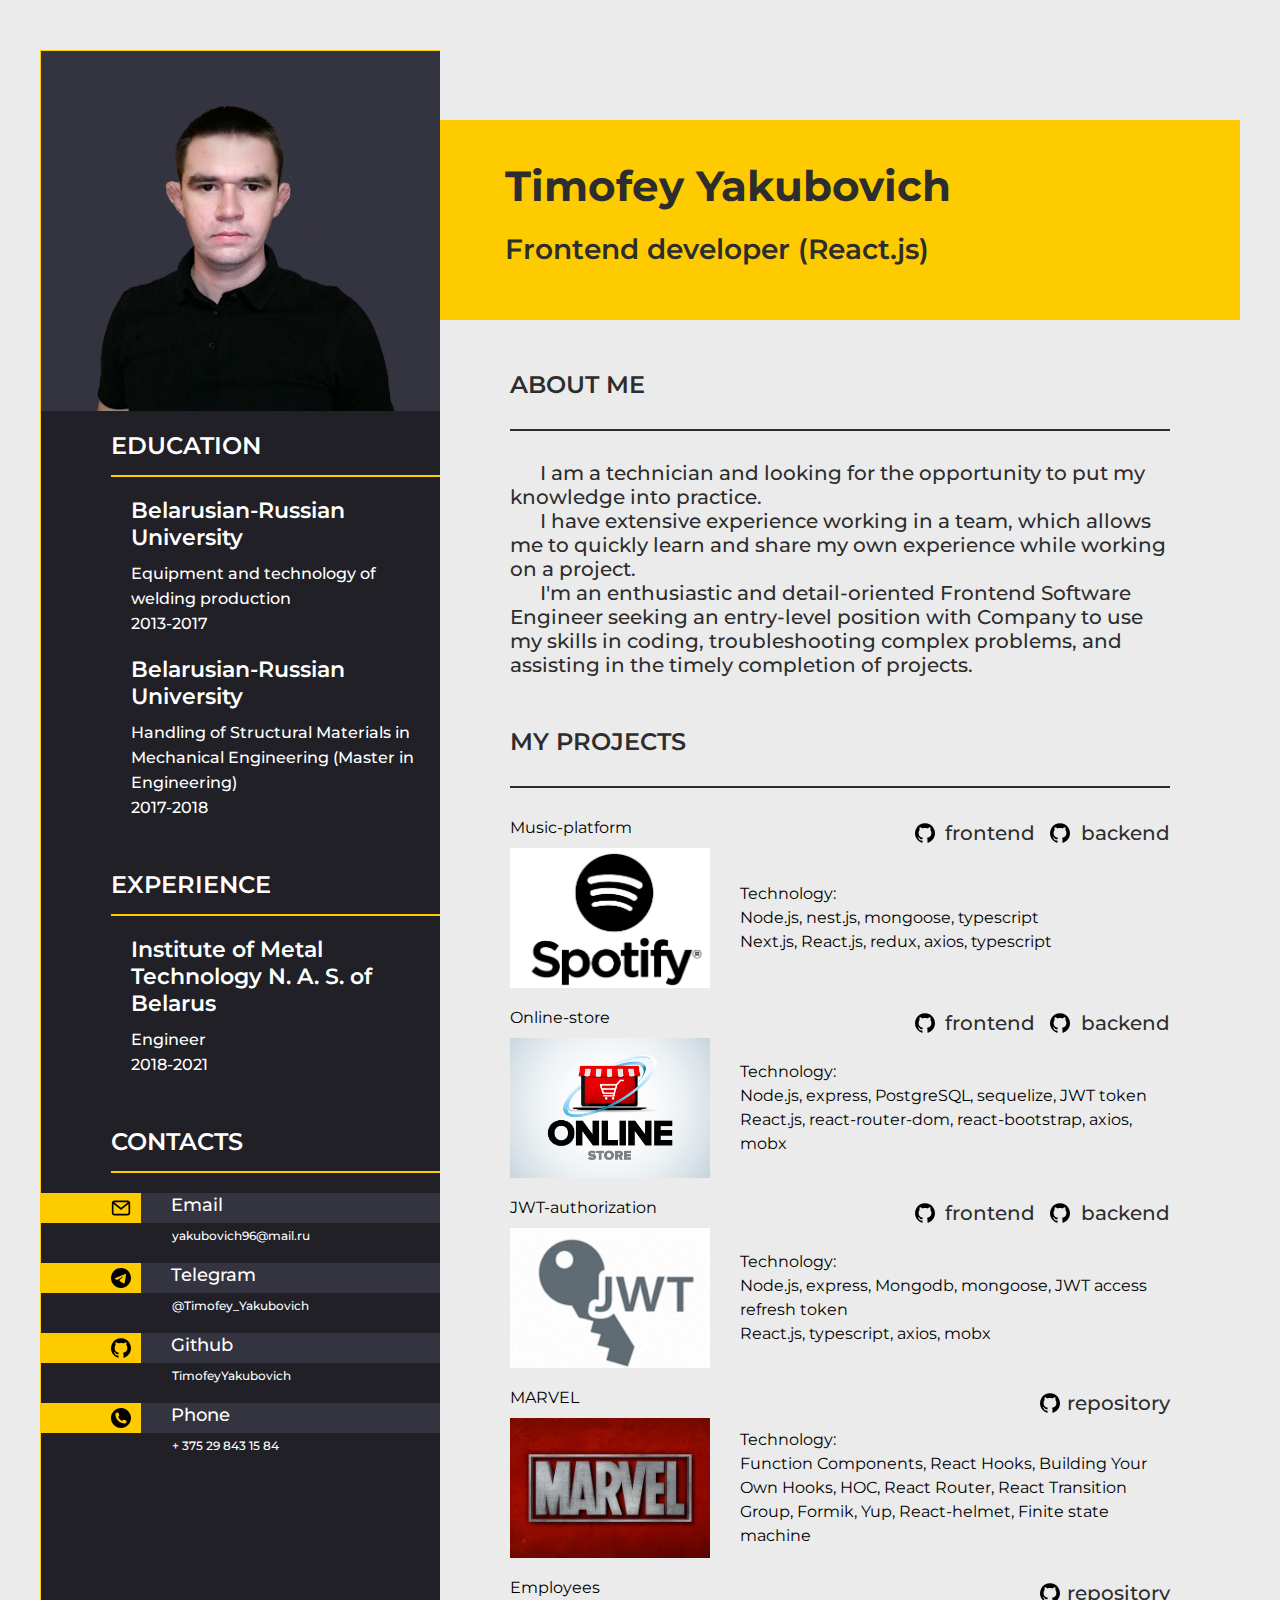
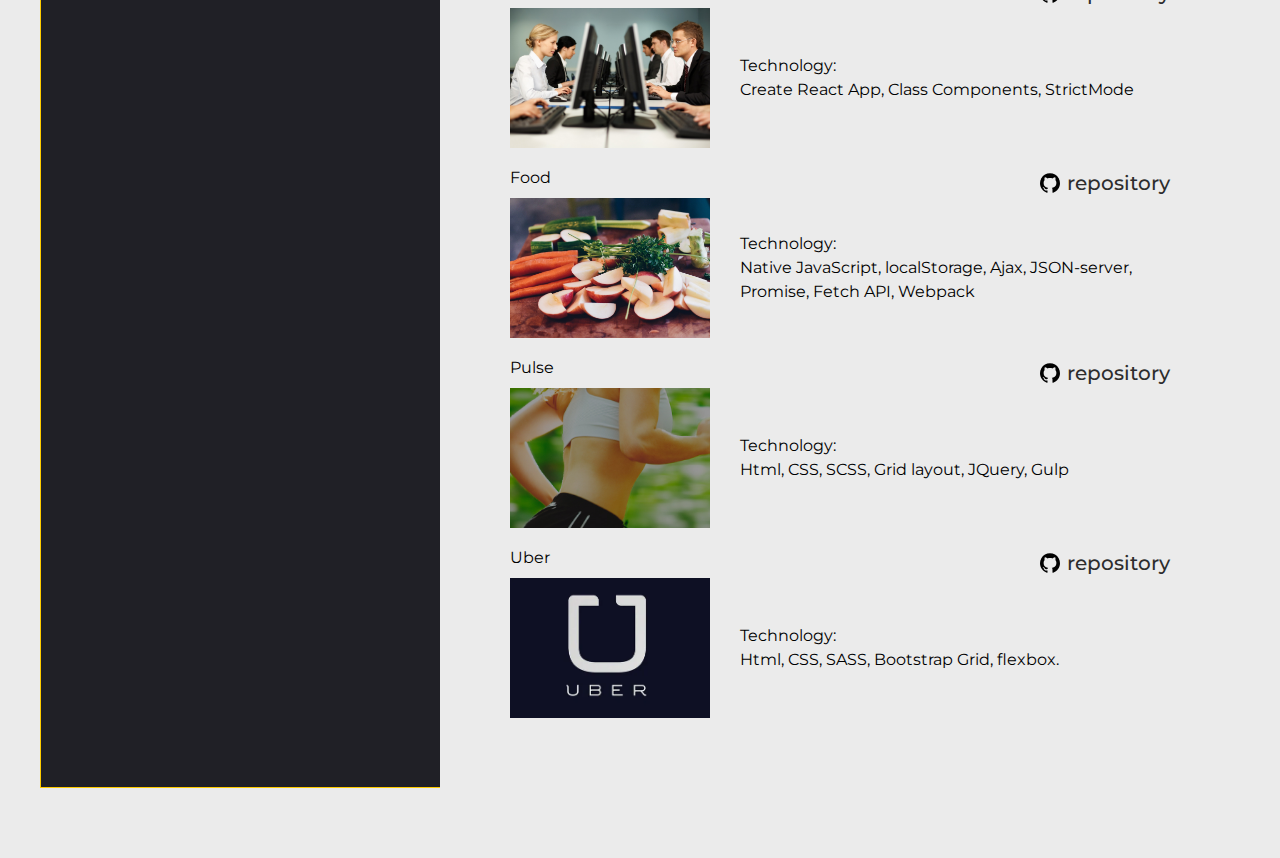
<file: resume/index.html>
<!DOCTYPE html>
<html lang="en">
<head>
    <meta charset="UTF-8">
    <meta http-equiv="X-UA-Compatible" content="IE=edge">
    <meta name="viewport" content="width=device-width, initial-scale=1.0">
    <title>CV Timofey Yakubovich</title>
    <link rel="stylesheet" href="css/style.min.css">
</head>
<body>
    <header>
        <div class="shell">
            <div class="container">
                <div class="info">
                    <div class="info__photo">
                        <img src="img/photo.png" alt="">
                    </div>
                    <div class="info__descr">
                        <div class="info__descr-items">
                            <div class="title">education</div>
                            <div class="info__descr-divider"></div>
                            <div class="info__descr-item">
                                <div class="info__descr-subtitle">Belarusian-Russian University</div>
                                <div class="info__descr-paragraph">Equipment and technology of welding production <br> 2013-2017</div>
                            </div>
                            <div class="info__descr-item">
                                <div class="info__descr-subtitle">Belarusian-Russian University</div>
                                <div class="info__descr-paragraph">Handling of Structural Materials in Mechanical Engineering (Master in Engineering) <br> 2017-2018</div>
                            </div>
                        </div>
                        <div class="info__descr-items">
                            <div class="title">Experience</div>
                            <div class="info__descr-divider"></div>
                            <div class="info__descr-item">
                                <div class="info__descr-subtitle">Institute of Metal Technology N. A. S. of Belarus</div>
                                <div class="info__descr-paragraph">Engineer <br> 2018-2021</div>
                            </div>
                        </div>
                        <div class="info__descr-contacts">
                            <div class="title">contacts</div>
                            <div class="info__descr-divider"></div>
                            <div class="info__descr-contact">
                                <div class="info__descr-linck">
                                    <img src="img/icons/mail_icon.svg" alt="Email">
                                </div>
                                <div class="info__descr-value">Email</div>
                            </div>
                            <span>yakubovich96@mail.ru</span>
                            <div class="info__descr-contact">
                                <div class="info__descr-linck">
                                    <a href="https://t.me/Timofey_Yakubovich"><img src="img/icons/telegram_icon.svg" alt="Telegram"></a>
                                </div>
                                <div class="info__descr-value">Telegram</div>
                            </div>
                            <span>@Timofey_Yakubovich</span>
                            <div class="info__descr-contact">
                                <div class="info__descr-linck">
                                    <a href="https://github.com/TimofeyYakubovich"><img src="img/icons/github-icon.svg" alt="Github"></a>
                                </div>
                                <div class="info__descr-value">Github</div>
                            </div>
                            <span>TimofeyYakubovich</span>
                            <div class="info__descr-contact">
                                <div class="info__descr-linck">
                                    <a href="tel:+375298431584"><img src="img/icons/phone-icon.svg" alt="Phone"></a>
                                </div>
                                <div class="info__descr-value">Phone</div>
                            </div>
                            <span>+ 375 29 843 15 84</span>
                        </div>
                    </div>
                </div>
                <div class="about">
                    <div class="mobile">
                        <div class="info__photo-mobile">
                            <img src="img/photo.png" alt="">
                        </div>
                    </div>
                    <div class="about__header">
                        <div class="about__header-name">Timofey Yakubovich</div>
                        <div class="about__header-professional">Frontend developer (React.js)</div>
                    </div>
                    <div class="about__aboutMe">
                        <div class="title">about me</div>
                        <div class="about__divider"></div>
                        <div class="about__aboutMe-text">
                            <p>
                                I am a technician and looking for the opportunity to put my knowledge into practice.
                            </p>
                            <p>
                                I have extensive experience working in a team, which allows me to quickly learn and share my own experience while working on a project.
                            </p>
                            <p>
                                I'm an enthusiastic and detail-oriented Frontend Software Engineer seeking an entry-level position with Company to use my skills in coding, troubleshooting complex problems, and assisting in the timely completion of projects.
                            </p>
                            
                        </div>
                    </div>
                    <div class="about__experience">
                        <div class="title">My projects</div>
                        <div class="about__divider"></div>
                        <div class="about__experience-wrapper">
                            <div class="about__experience-projects">
                                <div class="about__experience-titwrapp">
                                    <div class="about__experience-name">Music-platform</div>
                                    <div class="about__experience-wrapLinck">
                                        <a href="https://github.com/TimofeyYakubovich/music-platform-client" class="about__experience-gitlinck">
                                            <img src="img/icons/github-icon.svg" alt="Github">
                                            <span>frontend</span>
                                        </a>
                                        <a href="https://github.com/TimofeyYakubovich/music-platform-server" class="about__experience-gitlinck">
                                            <img src="img/icons/github-icon.svg" alt="Github">
                                            <span>backend</span>
                                        </a>
                                    </div>
                                </div>
                                <div class="about__experience-project">
                                    <a href="https://music-platform-client.vercel.app/" class="about__experience-linck">
                                        <picture><img class="about__experience-img" src="img/music-platform.jpg" alt="store"></picture>
                                    </a>
                                    <div class="about__experience-technology">
                                        <span>Technology: <br> Node.js, nest.js, mongoose, typescript <br> 
                                        Next.js, React.js, redux, axios, typescript
                                        </span>
                                    </div>
                                </div>
                            </div>
                            <div class="about__experience-projects">
                                <div class="about__experience-titwrapp">
                                    <div class="about__experience-name">Online-store</div>
                                    <div class="about__experience-wrapLinck">
                                        <a href="https://github.com/TimofeyYakubovich/online-store-client" class="about__experience-gitlinck">
                                            <img src="img/icons/github-icon.svg" alt="Github">
                                            <span>frontend</span>
                                        </a>
                                        <a href="https://github.com/TimofeyYakubovich/online-store-server" class="about__experience-gitlinck">
                                            <img src="img/icons/github-icon.svg" alt="Github">
                                            <span>backend</span>
                                        </a>
                                    </div>
                                </div>
                                <div class="about__experience-project">
                                    <a href="https://online-store-client.onrender.com/" class="about__experience-linck">
                                        <picture><img class="about__experience-img" src="img/online-marketing.jpg" alt="store"></picture>
                                    </a>
                                    <div class="about__experience-technology">
                                        <span>Technology: <br> Node.js, express, PostgreSQL, sequelize, JWT token <br> 
                                        React.js, react-router-dom, react-bootstrap, axios, mobx
                                        </span>
                                    </div>
                                </div>
                            </div>
                            <div class="about__experience-projects">
                                <div class="about__experience-titwrapp">
                                    <div class="about__experience-name">JWT-authorization</div>
                                    <div class="about__experience-wrapLinck">
                                        <a href="https://github.com/TimofeyYakubovich/jwt-authorization-client" class="about__experience-gitlinck">
                                            <img src="img/icons/github-icon.svg" alt="Github">
                                            <span>frontend</span>
                                        </a>
                                        <a href="https://github.com/TimofeyYakubovich/jwt-authorization-server" class="about__experience-gitlinck">
                                            <img src="img/icons/github-icon.svg" alt="Github">
                                            <span>backend</span>
                                        </a>
                                    </div>
                                </div>
                                <div class="about__experience-project">
                                    <a href="https://jwt-authorization-client.vercel.app/" class="about__experience-linck">
                                        <picture><img class="about__experience-img" src="img/dataURI.jpg" alt="store"></picture>
                                    </a>
                                    <div class="about__experience-technology">
                                        <span>Technology: <br> Node.js, express, Mongodb, mongoose, JWT access refresh token <br> 
                                        React.js, typescript, axios, mobx
                                        </span>
                                    </div>
                                </div>
                            </div>
                            <div class="about__experience-projects">
                                <div class="about__experience-titwrapp">
                                    <div class="about__experience-name">MARVEL</div>
                                    <a href="https://github.com/TimofeyYakubovich/Udemy-JavaScript__Marvel" class="about__experience-gitlinck">
                                        <img src="img/icons/github-icon.svg" alt="Github">
                                        <span>repository</span>
                                    </a>
                                </div>
                                <div class="about__experience-project">
                                    <a href="https://voluble-speculoos-a217e7.netlify.app/" class="about__experience-linck">
                                        <picture><img class="about__experience-img" src="img/marvel.webp" alt="marvel"></picture>
                                    </a>
                                    <div class="about__experience-technology">
                                        <span>Technology: <br> Function Components, React Hooks, Building Your Own Hooks, HOC, React Router, React Transition Group, Formik, Yup, React-helmet, Finite state machine</span>
                                    </div>
                                </div>
                            </div>
                            <div class="about__experience-projects">
                                <div class="about__experience-titwrapp">
                                    <div class="about__experience-name">Employees</div>
                                    <a href="https://github.com/TimofeyYakubovich/Employees" class="about__experience-gitlinck">
                                        <img src="img/icons/github-icon.svg" alt="Github">
                                        <span>repository</span>
                                    </a>
                                </div>
                                <div class="about__experience-project">
                                    <a href="https://lambent-toffee-dceb51.netlify.app/" class="about__experience-linck">
                                        <picture><img class="about__experience-img" src="img/Employees.jpg" alt="marvel"></picture>
                                    </a>
                                    <div class="about__experience-technology"><span>Technology: <br> Create React App, Class Components, StrictMode</span>
                                    </div>
                                </div>
                            </div>
                            <div class="about__experience-projects">
                                <div class="about__experience-titwrapp">
                                    <div class="about__experience-name">Food</div>
                                    <a href="https://github.com/TimofeyYakubovich/Food" class="about__experience-gitlinck">
                                        <img src="img/icons/github-icon.svg" alt="Github">
                                        <span>repository</span>
                                    </a>
                                </div>
                                <div class="about__experience-project">
                                    <a href="https://timofeyyakubovich.github.io/Food/" class="about__experience-linck">
                                        <picture><img class="about__experience-img" src="img/food.jpg" alt="marvel"></picture>
                                    </a>
                                    <div class="about__experience-technology"><span>Technology: <br> Native JavaScript, localStorage, Ajax, JSON-server, Promise, Fetch API, Webpack</span>
                                    </div>
                                </div>
                            </div>
                            <div class="about__experience-projects">
                                <div class="about__experience-titwrapp">
                                    <div class="about__experience-name">Pulse</div>
                                    <a href="https://github.com/TimofeyYakubovich/Pulse" class="about__experience-gitlinck">
                                        <img src="img/icons/github-icon.svg" alt="Github">
                                        <span>repository</span>
                                    </a>
                                </div>
                                <div class="about__experience-project">
                                    <a href="https://timofeyyakubovich.github.io/pulse/" class="about__experience-linck">
                                        <picture><img class="about__experience-img" src="img/pulse.jpg" alt="marvel"></picture>
                                    </a>
                                    <div class="about__experience-technology"><span>Technology: <br> Html, CSS, SCSS, Grid layout, JQuery, Gulp</span>
                                    </div>
                                </div>
                            </div>
                            <div class="about__experience-projects">
                                <div class="about__experience-titwrapp">
                                    <div class="about__experience-name">Uber</div>
                                    <a href="https://github.com/TimofeyYakubovich/TimofeyYakubovich.github.io" class="about__experience-gitlinck">
                                        <img src="img/icons/github-icon.svg" alt="Github">
                                        <span>repository</span>
                                    </a>
                                </div>
                                <div class="about__experience-project">
                                    <a href="https://timofeyyakubovich.github.io/" class="about__experience-linck">
                                        <picture><img class="about__experience-img" src="img/Uber.webp" alt="marvel"></picture>
                                    </a>
                                    <div class="about__experience-technology"><span>Technology: <br> Html, CSS, SASS, Bootstrap Grid, flexbox.</span>
                                    </div>
                                </div>
                            </div>
                        </div>
                    </div>
                </div>
            </div>
            <!-- <div class="container">
                <div class="about">
                    <div class="about__photo">
                        <img src="https://sun9-west.userapi.com/sun9-62/s/v1/ig2/MqU2FjwSCYGqx69Nnzzk6VeWTQw04RgGbYKhO4JcSqTlZWWEEFFLxpYszAhZO6C9A7v9lg_Bht4XJcPeCNKd0jqJ.jpg?size=607x1080&quality=95&type=album" alt="photo" class="about__photo-img">
                    </div>
                    <div class="about__descr">
                        <div class="about__descr-wrapper">
                            <div class="about__descr
                            ">Якубович Тимофей</div>
                            <div class="developer">Frontend developer (React)</div>
                        </div>
                    </div>
        
                </div>
            </div> -->
        </div>
    </header>
</body>
</html>
</file>
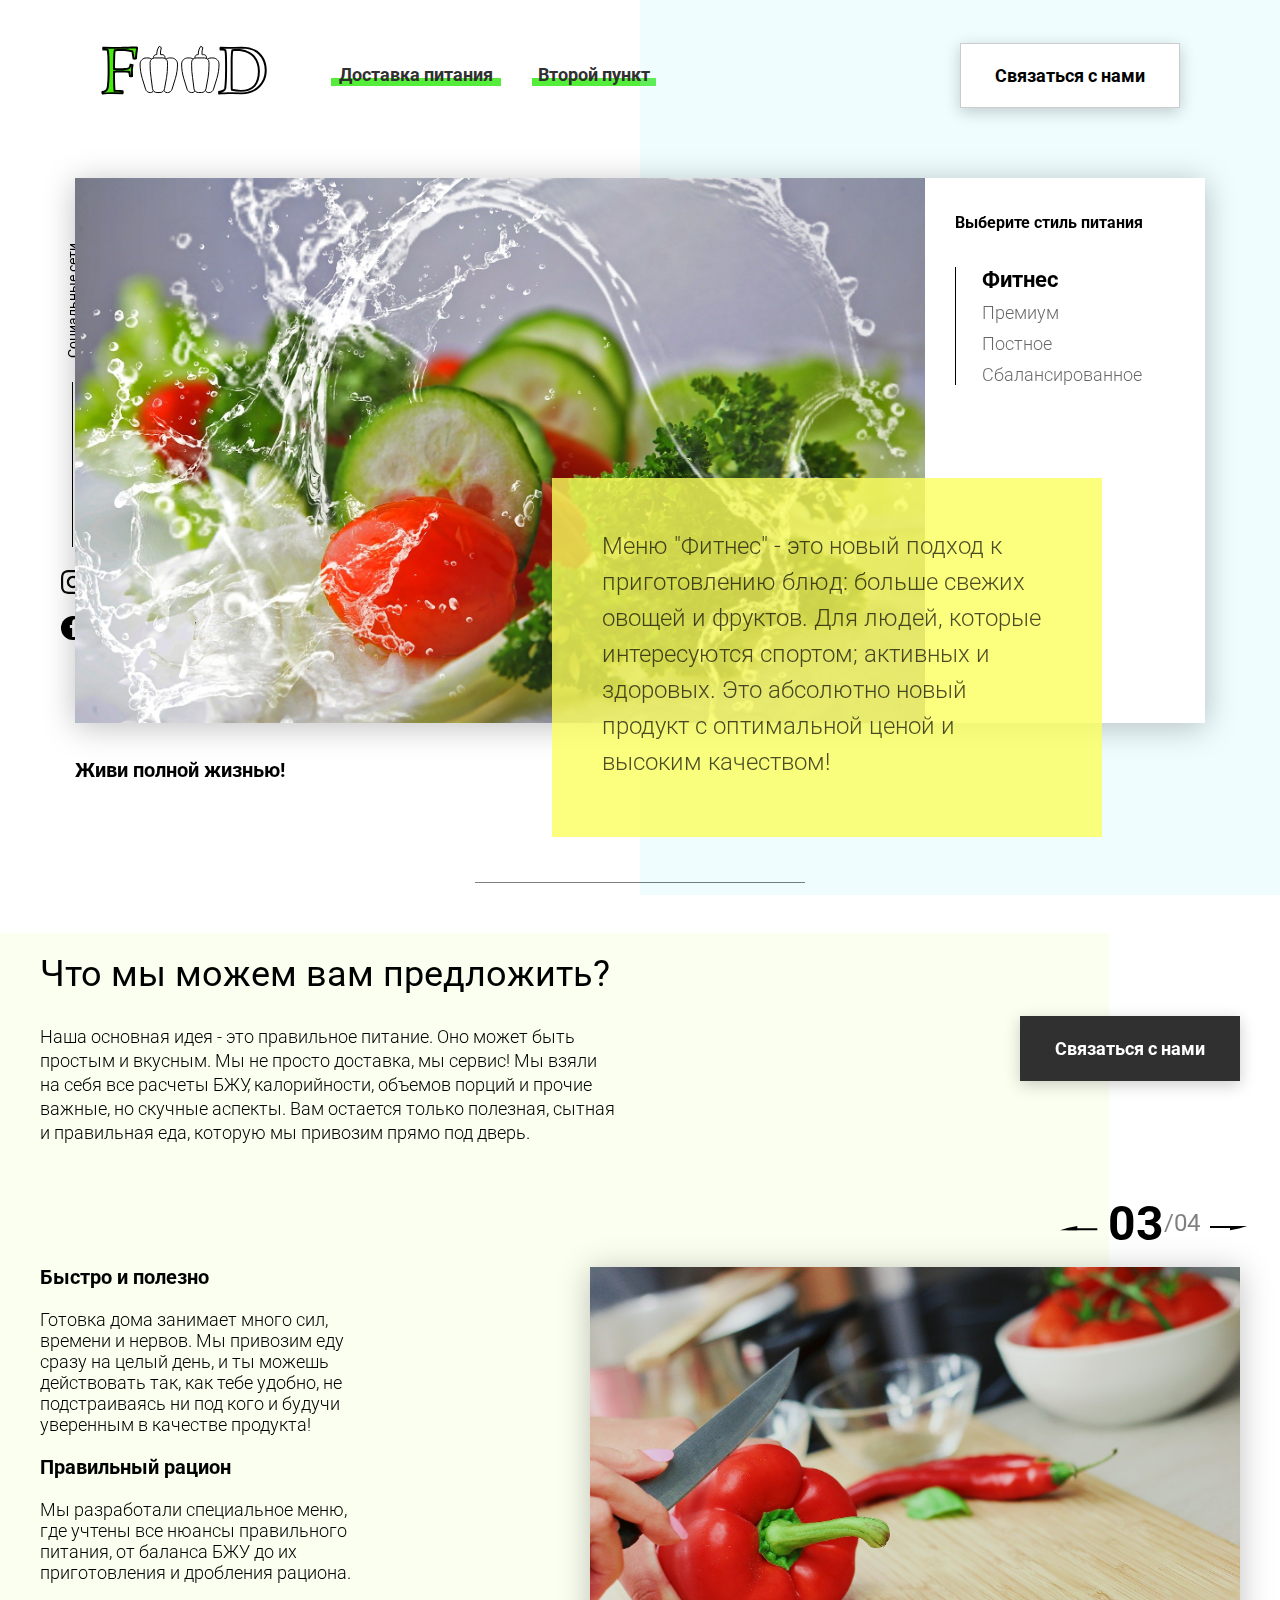
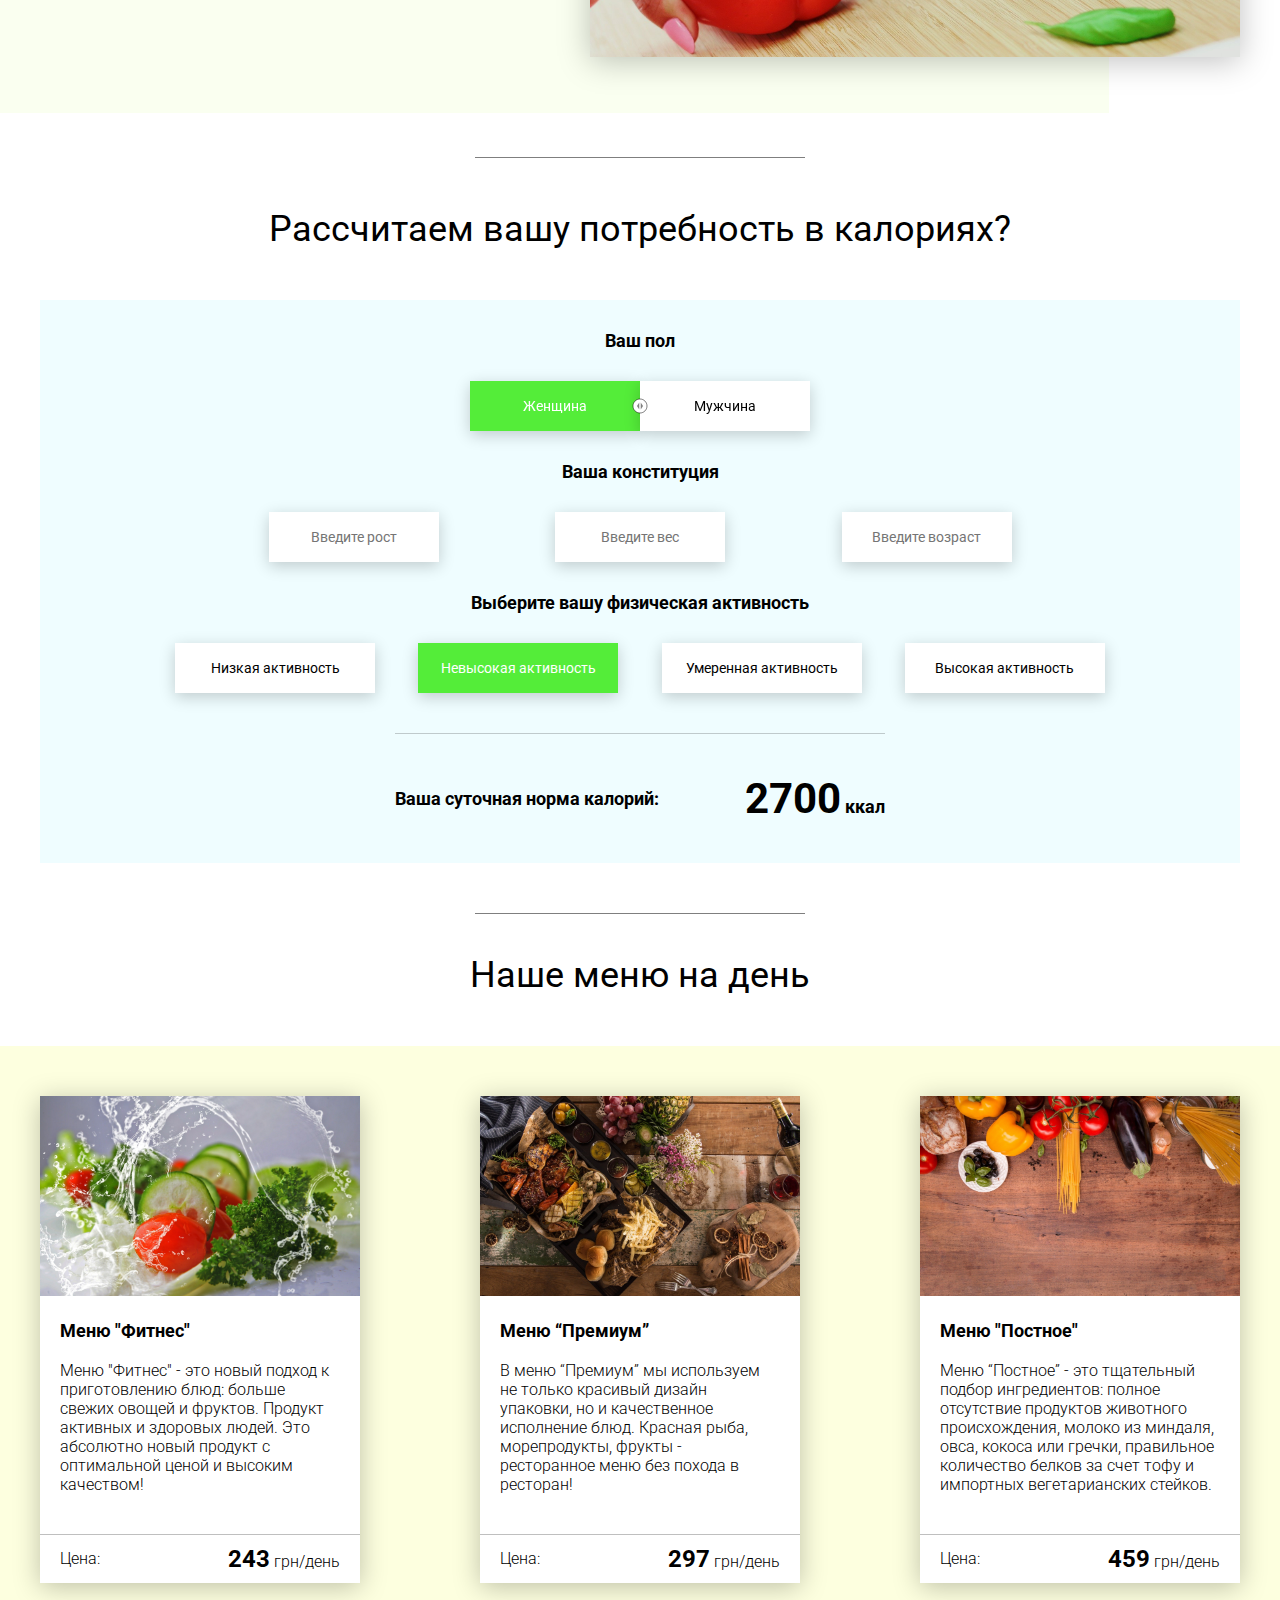
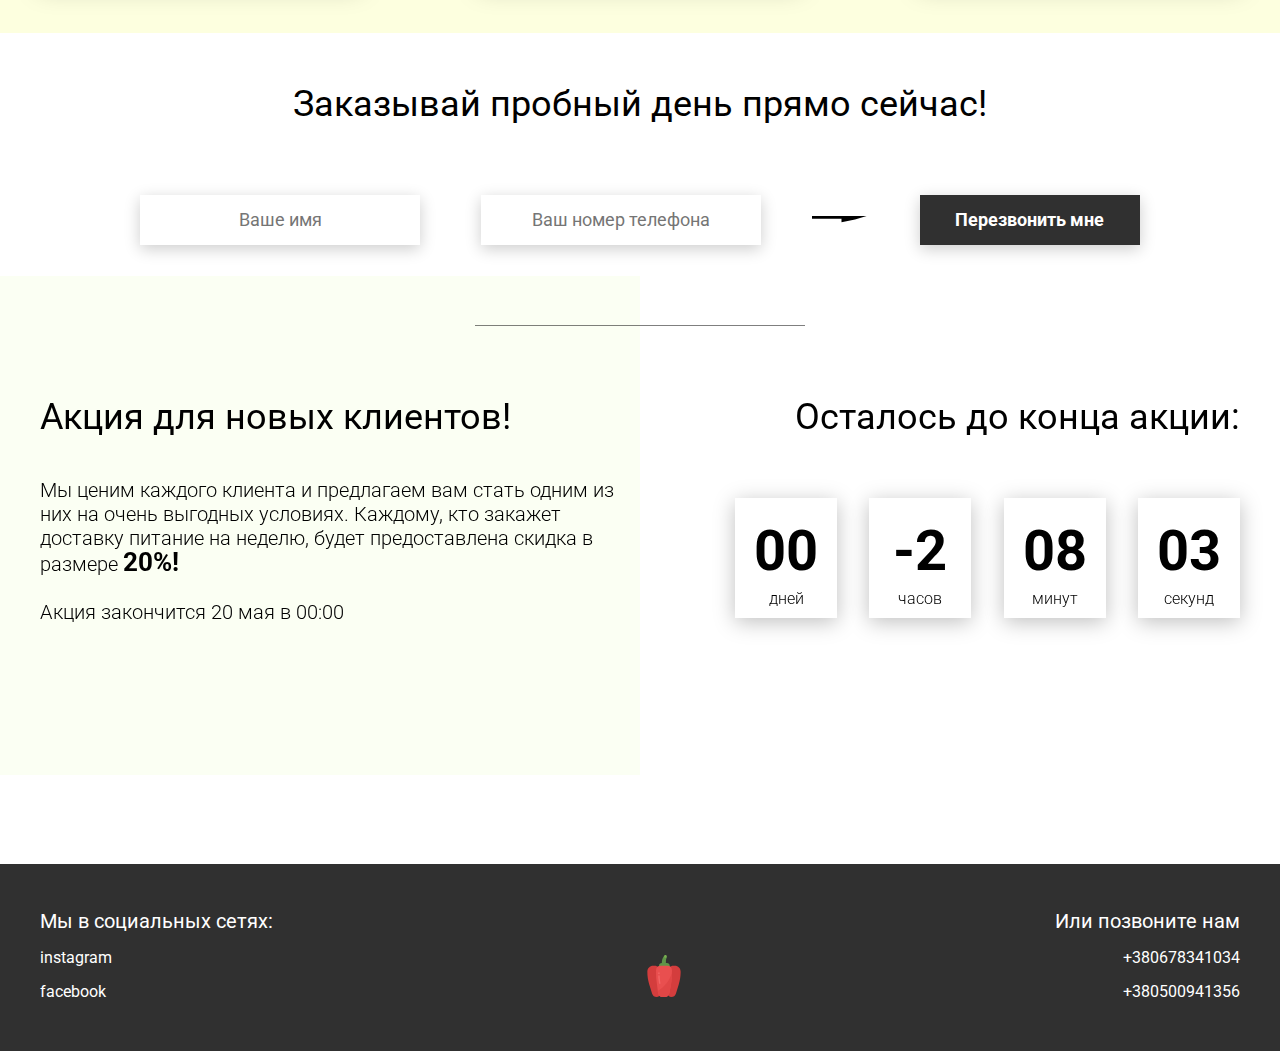
<file: Food/css/index.html>
<!DOCTYPE html>
<html lang="en">
<head>
    <meta charset="UTF-8">
    <meta name="viewport" content="width=device-width, initial-scale=1.0">
    <title>Food</title>
    <link rel="stylesheet" href="css/style.min.css">
</head>
<body>
    <header class="header">
        <div class="header__left-block">
            <div class="header__logo">
                <img src="icons/logo.svg" alt="Логотип">
            </div>
            <nav class="header__links">
                <a href="#" class="header__link">Доставка питания</a>
                <a href="#" class="header__link">Второй пункт</a>
            </nav>
        </div>
        <div class="header__right-block">
            <button data-modal class="btn btn_white">Связаться с нами</button>
        </div>
    </header>
    <div class="sidepanel">
        <div class="sidepanel__text"><span>Социальные сети</span></div>
        <div class="sidepanel__divider"></div>
        <a href="#" class="sidepanel__icon">
            <img src="icons/instagram.svg" alt="instagram">
        </a>
        <a href="#" class="sidepanel__icon">
            <img src="icons/facebook.svg" alt="facebook">
        </a>
    </div>

    <div class="preview">
        <div class="bgc_blue"></div>
        <div class="container">
            <div class="tabcontainer">
                <div class="tabcontent">
                    <img src="img/tabs/vegy.jpg" alt="vegy">
                    <div class="tabcontent__descr">
                        Меню "Фитнес" - это новый подход к приготовлению блюд: больше свежих овощей и фруктов. Для людей, которые интересуются спортом; активных и здоровых. Это абсолютно новый продукт с оптимальной ценой и высоким качеством!
                    </div>
                </div>
                <div class="tabcontent">
                    <img src="img/tabs/elite.jpg" alt="elite">
                    <div class="tabcontent__descr">
                        Меню “Премиум” - мы используем не только красивый дизайн упаковки, но и качественное исполнение блюд. Красная рыба, морепродукты, фрукты - ресторанное меню без похода в ресторан!                                     
                    </div>
                </div>
                <div class="tabcontent">
                    <img src="img/tabs/post.jpg" alt="post">
                    <div class="tabcontent__descr">
                        Наше специальное “Постное меню” - это тщательный подбор ингредиентов: полное отсутствие продуктов животного происхождения. Полная гармония с собой и природой в каждом элементе! Все будет Ом!                                     
                    </div>
                </div>
                <div class="tabcontent">
                    <img src="img/tabs/vegy.jpg" alt="vegy">
                    <div class="tabcontent__descr">
                        Меню "Сбалансированное" - это соответствие вашего рациона всем научным рекомендациям. Мы тщательно просчитываем вашу потребность в к/б/ж/у и создаем лучшие блюда для вас.
                    </div>
                </div>
                <div class="tabheader">
                    <h3>Выберите стиль питания</h3>
                    <div class="tabheader__items">
                        <div class="tabheader__item tabheader__item_active">Фитнес</div>
                        <div class="tabheader__item">Премиум</div>
                        <div class="tabheader__item">Постное</div>
                        <div class="tabheader__item">Сбалансированное</div>
                    </div>
                </div>
            </div>
            <div class="preview__life">Живи полной жизнью!</div>
        </div>
    </div>

    <div class="divider"></div>

    <div class="offer">
        <div class="bgc_y"></div>
        <div class="container">
            <div class="offer__text">
                <h2 class="title">Что мы можем вам предложить?</h2>
                <div class="offer__descr">
                    Наша основная идея - это правильное питание. Оно может быть простым и вкусным. Мы не просто доставка, мы сервис! Мы взяли на себя все расчеты БЖУ, калорийности, объемов порций и прочие важные, но скучные аспекты. Вам остается только полезная, сытная и правильная еда, которую мы привозим прямо под дверь.
                </div>
            </div>
            <div class="offer__action">
                <button data-modal class="btn btn_dark">Связаться с нами</button>
            </div>
        </div>
        <div class="container">
            <div class="offer__advantages">
                <h2>Быстро и полезно</h2>
                <div class="offer__advantages-text">
                    Готовка дома занимает много сил, времени и нервов. Мы привозим еду сразу на целый день, и ты можешь действовать так, как тебе удобно, не подстраиваясь ни под кого и будучи уверенным в качестве продукта!
                </div>
                <h2>Правильный рацион</h2>
                <div class="offer__advantages-text">
                    Мы разработали специальное меню, где учтены все нюансы правильного питания, от баланса БЖУ до их приготовления и дробления рациона.
                </div>
            </div>
            <div class="offer__slider">
                <div class="offer__slider-counter">
                    <div class="offer__slider-prev">
                        <img src="icons/left.svg" alt="prev">
                    </div>
                    <span id="current">03</span>
                    /
                    <span id="total">04</span>
                    <div class="offer__slider-next">
                        <img src="icons/right.svg" alt="next">
                    </div>
                </div>
                <div class="offer__slider-wrapper">
                    <div class="offer__slide">
                        <img src="img/slider/pepper.jpg" alt="pepper">
                    </div>
                    <!-- <div class="offer__slide">
                        <img src="img/slider/food-12.jpg" alt="food">
                    </div>
                    <div class="offer__slide">
                        <img src="img/slider/olive-oil.jpg" alt="oil">
                    </div>
                    <div class="offer__slide">
                        <img src="img/slider/paprika.jpg" alt="paprika">
                    </div> -->
                </div>
            </div>
        </div>
    </div>

    <div class="divider"></div>

    <div class="calculating">
        <div class="container">
            <h2 class="title">Рассчитаем вашу потребность в калориях?
            </h2>
            <div class="calculating__field">
                <div class="calculating__subtitle">
                    Ваш пол
                </div>
                <div class="calculating__choose" id="gender">
                    <div class="calculating__choose-item calculating__choose-item_active">Женщина</div>
                    <div class="calculating__choose-item">Мужчина</div>
                </div>

                <div class="calculating__subtitle">
                    Ваша конституция
                </div>
                <div class="calculating__choose calculating__choose_medium">
                    <input type="text" id="height" placeholder="Введите рост" class="calculating__choose-item">
                    <input type="text" id="weight" placeholder="Введите вес"  class="calculating__choose-item">
                    <input type="text" id="age" placeholder="Введите возраст" class="calculating__choose-item">
                </div>

                <div class="calculating__subtitle">
                    Выберите вашу физическая активность
                </div>
                <div class="calculating__choose calculating__choose_big">
                    <div id="low" class="calculating__choose-item">Низкая активность </div>
                    <div id="small"  class="calculating__choose-item calculating__choose-item_active">Невысокая активность</div>
                    <div id="medium" class="calculating__choose-item">Умеренная активность</div>
                    <div id="high" class="calculating__choose-item">Высокая активность</div>
                </div>

                <div class="calculating__divider"></div>

                <div class="calculating__total">
                    <div class="calculating__subtitle">
                        Ваша суточная норма калорий:
                    </div>
                    <div class="calculating__result">
                        <span>2700</span> ккал
                    </div>
                </div>
            </div>
        </div>
    </div>

    <div class="divider"></div>

    <div class="menu">
        <h2 class="title">Наше меню на день</h2>

        <div class="menu__field">
            <div class="container">
                <!-- <div class="menu__item">
                    <img src="img/tabs/vegy.jpg" alt="vegy">
                    <h3 class="menu__item-subtitle">Меню "Фитнес"</h3>
                    <div class="menu__item-descr">Меню "Фитнес" - это новый подход к приготовлению блюд: больше свежих овощей и фруктов. Продукт активных и здоровых людей. Это абсолютно новый продукт с оптимальной ценой и высоким качеством!</div>
                    <div class="menu__item-divider"></div>
                    <div class="menu__item-price">
                        <div class="menu__item-cost">Цена:</div>
                        <div class="menu__item-total"><span>229</span> грн/день</div>
                    </div>
                </div>
                <div class="menu__item">
                    <img src="img/tabs/elite.jpg" alt="elite">
                    <h3 class="menu__item-subtitle">Меню “Премиум”</h3>
                    <div class="menu__item-descr">В меню “Премиум” мы используем не только красивый дизайн упаковки, но и качественное исполнение блюд. Красная рыба, морепродукты, фрукты - ресторанное меню без похода в ресторан!</div>
                    <div class="menu__item-divider"></div>
                    <div class="menu__item-price">
                        <div class="menu__item-cost">Цена:</div>
                        <div class="menu__item-total"><span>550</span> грн/день</div>
                    </div>
                </div>
                <div class="menu__item">
                    <img src="img/tabs/post.jpg" alt="post">
                    <h3 class="menu__item-subtitle">Меню "Постное"</h3>
                    <div class="menu__item-descr">Меню “Постное” - это тщательный подбор ингредиентов: полное отсутствие продуктов животного происхождения, молоко из миндаля, овса, кокоса или гречки, правильное количество белков за счет тофу и импортных вегетарианских стейков. </div>
                    <div class="menu__item-divider"></div>
                    <div class="menu__item-price">
                        <div class="menu__item-cost">Цена:</div>
                        <div class="menu__item-total"><span>430</span> грн/день</div>
                    </div>
                </div> -->
            </div>
        </div>
    </div>

    <div class="order">
        <div class="container">
            <div class="title">Заказывай пробный день прямо сейчас!</div>
            <form action="#" class="order__form">
                <input required placeholder="Ваше имя" name="name" type="text" class="order__input">
                <input required placeholder="Ваш номер телефона" name="phone" type="phone" class="order__input">
                <img src="icons/right.svg" alt="right">
                <button class="btn btn_dark btn_min">Перезвонить мне</button>
            </form>
        </div>
    </div>

    <div class="divider"></div>

    <div class="promotion">
        <div class="bgc_y"></div>
        <div class="container">
            <div class="promotion__text">
                <div class="title">Акция для новых клиентов!</div>
                <div class="promotion__descr">
                    Мы ценим каждого клиента и предлагаем вам стать одним из них на очень выгодных условиях. 
                    Каждому, кто закажет доставку питание на неделю, будет предоставлена скидка в размере <span>20%!</span>
                    <br><br>
                    Акция закончится 20 мая в 00:00
                </div>
            </div>
            <div class="promotion__timer">
                <div class="title">Осталось до конца акции:</div>
                <div class="timer">
                    <div class="timer__block">
                        <span id="days">12</span>
                        дней
                    </div>
                    <div class="timer__block">
                        <span id="hours">20</span>
                        часов
                    </div>
                    <div class="timer__block">
                        <span id="minutes">56</span>
                        минут
                    </div>
                    <div class="timer__block">
                        <span id="seconds">20</span>
                        секунд
                    </div>
                </div>
            </div>
        </div>
    </div>

    <footer class="footer">
        <div class="container">
            <div class="social">
                <div class="subtitle">Мы в социальных сетях:</div>
                <a href="#" class="link">instagram</a>
                <a href="#" class="link">facebook</a>
            </div>
            <div class="pepper">
                <img src="icons/veg.svg" alt="pepper">
            </div>
            <div class="call">
                <div class="subtitle">Или позвоните нам</div>
                <a href="#" class="link">+380678341034</a>
                <a href="#" class="link">+380500941356</a>
            </div>
        </div>
    </footer>

    <div class="modal">
        <div class="modal__dialog">
            <div class="modal__content">
                <form action="#">
                    <div data-close="" class="modal__close">&times;</div>
                    <div class="modal__title">Мы свяжемся с вами как можно быстрее!</div>
                    <input required placeholder="Ваше имя" name="name" type="text" class="modal__input">
                    <input required placeholder="Ваш номер телефона" name="phone" type="phone" class="modal__input">
                    <button class="btn btn_dark btn_min">Перезвонить мне</button>
                </form>
            </div>
        </div>
    </div>

    <script src="js/main.js"></script>
</body>
</html>
</file>
<file: resume/css/style.min.css>
@import"https://fonts.googleapis.com/css2?family=Montserrat:wght@500;600;700&display=swap";*{font-family:"Montserrat",sans-serif;margin:0;padding:0;-webkit-box-sizing:border-box;box-sizing:border-box}.mobile{display:none}.title{text-align:left;color:#2d2d2d;font-weight:600;font-size:24px;text-transform:uppercase}.shell{width:100%;background:#ebebeb;padding:50px 0 70px 0}.container{width:1320px;margin:0 auto;display:grid;grid-template-columns:400px auto}.info{display:grid;grid-template-rows:360px auto;border:1px solid #fecb00;border-right:none}.info__photo{background-color:#343441;position:relative;overflow:hidden}.info__photo img{display:block;position:absolute;height:90%;bottom:0;left:50%;-webkit-transform:translateX(-50%);transform:translateX(-50%);margin:0 auto;-o-object-fit:cover;object-fit:cover}.info__descr{background-color:#202026}.info__descr .title{color:#fff}.info__descr-divider{width:100%;height:2px;background-color:#fecb00;margin-top:15px}.info__descr-items{margin:20px 0 50px 70px}.info__descr-item{margin:20px 0 0 20px;color:#fff}.info__descr-subtitle{font-weight:600;font-size:22px}.info__descr-paragraph{margin-top:10px;font-weight:500;font-size:16px;line-height:25px}.info__descr-contacts{margin:20px 0 50px 0px;overflow:hidden}.info__descr-contacts .title{margin-left:70px}.info__descr-contacts .info__descr-divider{margin-left:70px;width:100%}.info__descr-contacts span{display:block;color:#fff;font-weight:500;font-size:12px;margin-left:131px;margin-top:5px}.info__descr-contact{width:100%;height:30px;display:grid;grid-template-columns:1fr 3fr;margin-top:20px}.info__descr-linck{background-color:#fecb00;display:-webkit-box;display:-ms-flexbox;display:flex;-webkit-box-pack:end;-ms-flex-pack:end;justify-content:end;-webkit-box-align:center;-ms-flex-align:center;align-items:center;padding:0 10px}.info__descr-linck img{display:block;width:20px;height:20px}.info__descr-value{padding-left:30px;color:#fff;font-weight:500;font-size:18px;line-height:25px;background-color:#343441}.about{position:relative;padding:320px 70px 70px 70px}.about__divider{width:100%;height:2px;background-color:#2d2d2d;margin-top:30px}.about__header{position:absolute;left:0;top:70px;width:100%;height:200px;background:#fecb00;padding:40px 65px}.about__header-name{font-size:42px;font-weight:700;text-align:left;color:#2d2d2d}.about__header-professional{margin-top:20px;font-size:28px;font-weight:600;text-align:left;color:#2d2d2d}.about__aboutMe-text{font-size:20px;font-weight:500;text-align:left;color:#2d2d2d;margin-top:30px}.about__aboutMe-text p{text-indent:30px}.about__experience{margin-top:50px}.about__experience-wrapLinck{display:-webkit-box;display:-ms-flexbox;display:flex;-webkit-box-pack:justify;-ms-flex-pack:justify;justify-content:space-between;height:100%;width:255px}.about__experience-wrapLinck .about__experience-gitlinck{width:120px}.about__experience-titwrapp{display:-webkit-box;display:-ms-flexbox;display:flex;-webkit-box-pack:justify;-ms-flex-pack:justify;justify-content:space-between}.about__experience-gitlinck{display:-webkit-box;display:-ms-flexbox;display:flex;-webkit-box-pack:justify;-ms-flex-pack:justify;justify-content:space-between;-webkit-box-align:center;-ms-flex-align:center;align-items:center;height:100%;width:130px;font-size:20px;font-weight:500;text-decoration:none;color:#2d2d2d}.about__experience-gitlinck:hover{color:#fecb00}.about__experience-gitlinck img{display:block;width:20px;height:20px}.about__experience-wrapper{margin-top:30px;display:grid;grid-template-rows:repeat(3, minmax(170px, auto));grid-auto-rows:minmax(170px, auto);row-gap:20px}.about__experience-projects{display:grid;grid-template-rows:30px 140px}.about__experience-project{display:grid;grid-template-columns:200px auto;grid-template-rows:minmax(140px, auto);-webkit-column-gap:30px;-moz-column-gap:30px;column-gap:30px}.about__experience-linck{height:140px;width:100%}.about__experience-img{height:100%;width:100%;-o-object-fit:cover;object-fit:cover}.about__experience-technology{display:-webkit-box;display:-ms-flexbox;display:flex;-webkit-box-align:center;-ms-flex-align:center;align-items:center}.about__experience-technology span{line-height:24px}.about__skill{margin-top:50px}@media(max-width: 1320px){.container{width:1200px}}@media(max-width: 1200px){.container{width:1140px}}@media(max-width: 1080px){.container{width:100%;grid-template-columns:1fr 2fr}}@media(max-width: 992px){.about__header-name{font-size:37px}.about__header-professional{font-size:24px}.about__experience-projects{grid-template-rows:minmax(20px, auto) minmax(140px, auto);row-gap:10px}}@media(max-width: 800px){.info__descr-contacts span{margin-left:100px}.about__experience-wrapper{row-gap:30px}.about__experience-projects{row-gap:15px}.about__experience-project{grid-template-columns:auto;grid-template-rows:minmax(140px, auto) minmax(100px, auto);row-gap:10px}.about__experience-name{line-height:24px}.about__experience-linck{height:140px;width:200px;margin:0 auto}}@media(max-width: 800px){.container{width:100%;grid-template-columns:1.3fr 2fr}.info__descr-contacts span{margin-left:107px}.about{padding:320px 30px 70px 30px}.about__header{height:170px;padding:41px}.about__header-name{font-size:31px}.about__header-professional{font-size:22px}}@media(max-width: 676px){.about{padding:320px 30px 70px 30px}.about__header{height:170px;padding:51px 5% 0 5%}.about__header-name{font-size:26px}.about__header-professional{font-size:18px}}@media(max-width: 576px){.info__descr-items{margin:20px 0 50px 20px}.info__descr .info__descr-divider{margin-left:0px}.info__descr-value{padding-left:15px}.info__descr-contacts .title{margin-left:20px}.info__descr-contacts .info__descr-divider{margin-left:20px}.info__descr-contacts span{margin-left:73px}.about{padding:320px 30px 70px 30px}.about__header{width:100%;padding:61px 5%;height:170px}.about__header-name{font-size:26px}.about__header-professional{font-size:18px;margin-top:9px}}@media(max-width: 521px){.shell{padding:0}.container{grid-template-columns:none;grid-template-rows:auto auto}.about{padding-bottom:0px;padding-top:480px}.about .mobile{display:block;width:100%;height:360px;background-color:#343441;position:absolute;top:0;left:0}.about .mobile .info__photo-mobile{position:relative;width:100%;height:100%}.about .mobile .info__photo-mobile img{display:block;position:absolute;height:90%;bottom:0;left:50%;-webkit-transform:translateX(-50%);transform:translateX(-50%);margin:0 auto}.about__header{top:360px;height:100px;padding:10px 10px}.about__header-name{text-align:center}.about__header-professional{text-align:center}.about__experience{margin-top:50px}.about__experience-wrapLinck{display:-webkit-box;display:-ms-flexbox;display:flex;-webkit-box-pack:end;-ms-flex-pack:end;justify-content:end;height:100%;width:205px}.about__experience-wrapLinck .about__experience-gitlinck{width:90px;font-size:16px;margin-right:5px}.about__experience-wrapLinck .about__experience-gitlinck img{margin-right:2px}.info{grid-row:2/3;display:block;background-color:#202026;padding-top:20px;padding-bottom:20px}.info__photo{display:none}.info__descr-items{margin-top:0}.info__descr-contacts{margin-bottom:0}.info__descr-contacts span{margin-left:97px}}/*# sourceMappingURL=style.min.css.map */
</file>
<file: Food/css/css/style.min.css>
@import"https://fonts.googleapis.com/css?family=Roboto:300,400,700&display=swap&subset=cyrillic-ext";*{-webkit-box-sizing:border-box;box-sizing:border-box;margin:0;padding:0;font-family:"Roboto",sans-serif}a{text-decoration:none}.btn{width:220px;height:65px;display:-webkit-box;display:-ms-flexbox;display:flex;-webkit-box-pack:center;-ms-flex-pack:center;justify-content:center;-webkit-box-align:center;-ms-flex-align:center;align-items:center;background-color:#fff;font-size:18px;font-weight:bold;border:1px solid rgba(0,0,0,.2);-webkit-box-shadow:0px 4px 15px rgba(0,0,0,.2);box-shadow:0px 4px 15px rgba(0,0,0,.2);cursor:pointer;-webkit-transition:.3s all;transition:.3s all;outline:none}.btn_white{background-color:#fff}.btn_dark{background-color:#303030;color:#fff;border:none}.btn_min{height:50px}.btn:hover{-webkit-box-shadow:0px 4px 30px rgba(0,0,0,.3);box-shadow:0px 4px 30px rgba(0,0,0,.3)}.container{max-width:1200px;margin:0 auto}.divider{width:330px;height:1px;margin:0 auto;background-color:rgba(0,0,0,.5)}.title{font-size:36px;font-weight:400}.header{display:-webkit-box;display:-ms-flexbox;display:flex;-webkit-box-pack:justify;-ms-flex-pack:justify;justify-content:space-between;-webkit-box-align:center;-ms-flex-align:center;align-items:center;height:150px;padding:0 100px}.header__left-block{display:-webkit-box;display:-ms-flexbox;display:flex;-webkit-box-pack:justify;-ms-flex-pack:justify;justify-content:space-between;min-width:550px}.header__logo{max-width:170px}.header__logo img{width:100%}.header__links{display:-webkit-box;display:-ms-flexbox;display:flex;-webkit-box-align:center;-ms-flex-align:center;align-items:center}.header__link{position:relative;margin-right:45px;font-weight:bold;font-size:18px;color:#303030}.header__link:after{content:"";position:absolute;display:block;width:110%;left:-5%;bottom:-1px;z-index:-1;height:8px;background:#54ed39}.header__link:last-child{margin-right:0}.sidepanel{position:fixed;left:60px;top:240px;height:400px;width:25px;display:-webkit-box;display:-ms-flexbox;display:flex;-webkit-box-orient:vertical;-webkit-box-direction:normal;-ms-flex-direction:column;flex-direction:column;-webkit-box-pack:justify;-ms-flex-pack:justify;justify-content:space-between;-webkit-box-align:center;-ms-flex-align:center;align-items:center}.sidepanel__text{width:120px;height:120px;font-size:14px}.sidepanel__text span{display:-webkit-box;display:-ms-flexbox;display:flex;-webkit-transform:rotate(-90deg) translateX(-50px);transform:rotate(-90deg) translateX(-50px)}.sidepanel__divider{width:1px;height:165px;background-color:#000}.sidepanel__icon{width:24px;height:24px}.sidepanel__icon img{width:100%}.preview{padding:28px 0 100px 0;position:relative}.preview__life{font-weight:bold;font-size:20px;margin-left:35px;margin-top:35px}.bgc_blue{position:absolute;right:0;top:-155px;width:50vw;height:900px;background:rgba(146,242,255,.15);z-index:-1}.tabcontainer{display:-webkit-box;display:-ms-flexbox;display:flex;width:1130px;margin:0 auto;-webkit-box-shadow:0px 4px 30px rgba(0,0,0,.25);box-shadow:0px 4px 30px rgba(0,0,0,.25)}.tabcontent{width:850px;position:relative}.tabcontent img{width:100%;height:100%;-o-object-fit:cover;object-fit:cover}.tabcontent__descr{position:absolute;top:300px;right:-177px;width:550px;height:359px;background:rgba(251,254,93,.8);padding:50px;font-size:24px;font-weight:300;line-height:36px;color:rgba(0,0,0,.7)}.tabheader{width:280px;padding:35px 30px;background-color:#fff}.tabheader h3{font-weight:bold;font-size:16px}.tabheader__items{margin-top:35px;padding-left:26px;border-left:1px solid #000}.tabheader__item{font-weight:bold;font-size:18px;font-weight:300;margin-top:10px;color:rgba(0,0,0,.6);cursor:pointer;-webkit-transition:.3s all;transition:.3s all}.tabheader__item_active{color:#000;font-size:22px;font-weight:700}.fade{-webkit-animation-name:fade;animation-name:fade;-webkit-animation-duration:1.5s;animation-duration:1.5s}@-webkit-keyframes fade{from{opacity:.1}to{opacity:1}}@keyframes fade{from{opacity:.1}to{opacity:1}}.offer{padding:70px 0 100px 0;position:relative}.offer .container{display:-webkit-box;display:-ms-flexbox;display:flex;-webkit-box-pack:justify;-ms-flex-pack:justify;justify-content:space-between}.offer .bgc_y{position:absolute;width:1109px;height:780px;background:rgba(243,255,222,.45);z-index:-1;top:50px}.offer__text{width:580px}.offer__descr{font-size:18px;margin-top:30px;font-weight:300;line-height:24px}.offer__action{display:-webkit-box;display:-ms-flexbox;display:flex;-webkit-box-align:center;-ms-flex-align:center;align-items:center;-webkit-box-pack:end;-ms-flex-pack:end;justify-content:flex-end}.offer__advantages{width:330px;margin-top:50px}.offer__advantages h2{font-weight:bold;font-size:20px;margin-top:20px}.offer__advantages h2:first-child{margin-top:70px}.offer__advantages-text{margin-top:20px;font-size:18px;font-weight:300;line-height:21px}.offer__slider{width:650px;margin-top:50px;display:-webkit-box;display:-ms-flexbox;display:flex;-webkit-box-orient:vertical;-webkit-box-direction:normal;-ms-flex-direction:column;flex-direction:column;-webkit-box-align:end;-ms-flex-align:end;align-items:flex-end}.offer__slider-counter{display:-webkit-box;display:-ms-flexbox;display:flex;width:180px;-webkit-box-align:center;-ms-flex-align:center;align-items:center;font-size:24px;color:rgba(0,0,0,.5)}.offer__slider-wrapper{width:100%;margin-top:15px;-webkit-box-shadow:0px 4px 30px rgba(0,0,0,.25);box-shadow:0px 4px 30px rgba(0,0,0,.25)}.offer__slider-prev{margin-right:10px;cursor:pointer}.offer__slider-next{margin-left:10px;cursor:pointer}.offer__slider #current{font-size:48px;font-weight:bold;color:#000}.offer__slide{width:100%;height:390px}.offer__slide img{width:100%;height:100%;-o-object-fit:cover;object-fit:cover}.calculating{padding:50px 0}.calculating .title{text-align:center}.calculating__field{width:100%;margin-top:50px;background:rgba(146,242,255,.15);padding:30px 0 40px 0}.calculating__subtitle{text-align:center;font-size:18px;font-weight:bold;margin-top:30px}.calculating__subtitle:first-child{margin-top:0}.calculating #gender:after{content:"";position:absolute;top:50%;-webkit-transform:translateY(-50%);transform:translateY(-50%);display:block;width:16px;height:16px;background:url("../icons/switch.svg") center center/cover no-repeat}.calculating__choose{position:relative;display:-webkit-box;display:-ms-flexbox;display:flex;margin-top:30px;-webkit-box-pack:center;-ms-flex-pack:center;justify-content:center}.calculating__choose-item{display:-webkit-box;display:-ms-flexbox;display:flex;-webkit-box-align:center;-ms-flex-align:center;align-items:center;-webkit-box-pack:center;-ms-flex-pack:center;justify-content:center;width:170px;height:50px;padding:0 10px;background:#fff;-webkit-box-shadow:0px 4px 15px rgba(0,0,0,.2);box-shadow:0px 4px 15px rgba(0,0,0,.2);border:none;text-align:center;font-size:14px;cursor:pointer;outline:none;-webkit-transition:.3s all;transition:.3s all}.calculating__choose-item_active{color:#fff;background-color:#54ed39}.calculating__choose_medium{width:743px;-webkit-box-pack:justify;-ms-flex-pack:justify;justify-content:space-between;margin:30px auto 0 auto}.calculating__choose_big{width:930px;-webkit-box-pack:justify;-ms-flex-pack:justify;justify-content:space-between;margin:30px auto 0 auto}.calculating__choose_big .calculating__choose-item{width:200px}.calculating__divider{width:490px;height:1px;margin:40px auto;background-color:rgba(0,0,0,.2)}.calculating__total{width:490px;margin:0 auto;display:-webkit-box;display:-ms-flexbox;display:flex;-webkit-box-pack:justify;-ms-flex-pack:justify;justify-content:space-between;-webkit-box-align:center;-ms-flex-align:center;align-items:center}.calculating__result{font-size:18px;font-weight:bold}.calculating__result span{font-size:42px}.menu{padding:40px 0 50px 0}.menu .container{display:-webkit-box;display:-ms-flexbox;display:flex;-webkit-box-pack:justify;-ms-flex-pack:justify;justify-content:space-between;-webkit-box-align:start;-ms-flex-align:start;align-items:flex-start}.menu .title{text-align:center}.menu__field{margin-top:50px;padding:50px 0;width:100%;background:rgba(249,254,126,.25)}.menu__item{width:320px;min-height:450px;background:#fff;-webkit-box-shadow:0px 4px 25px rgba(0,0,0,.25);box-shadow:0px 4px 25px rgba(0,0,0,.25);font-size:16px;font-weight:300}.menu__item img{width:100%;height:200px;-o-object-fit:cover;object-fit:cover}.menu__item-subtitle{font-weight:bold;font-size:18px;padding:0 20px;margin-top:20px}.menu__item-descr{margin-top:20px;padding:0 20px}.menu__item-divider{width:100%;height:1px;background-color:rgba(0,0,0,.25);margin-top:40px}.menu__item-price{display:-webkit-box;display:-ms-flexbox;display:flex;-webkit-box-pack:justify;-ms-flex-pack:justify;justify-content:space-between;-webkit-box-align:center;-ms-flex-align:center;align-items:center;padding:10px 20px}.menu__item-price span{font-size:24px;font-weight:bold}.order{padding-bottom:80px}.order .title{text-align:center}.order__form{margin-top:70px;padding:0 100px;display:-webkit-box;display:-ms-flexbox;display:flex;-webkit-box-pack:justify;-ms-flex-pack:justify;justify-content:space-between;-webkit-box-align:center;-ms-flex-align:center;align-items:center}.order__form img{-webkit-transform:scale(1.5);transform:scale(1.5)}.order__input{width:280px;height:50px;background:#fff;-webkit-box-shadow:0px 4px 15px rgba(0,0,0,.2);box-shadow:0px 4px 15px rgba(0,0,0,.2);border:none;font-size:18px;text-align:center;padding:0 20px;outline:none}.promotion{padding:70px 0 240px 0;position:relative}.promotion .container{display:-webkit-box;display:-ms-flexbox;display:flex}.promotion .bgc_y{position:absolute;width:50%;height:499px;background:rgba(243,255,222,.35);z-index:-1;top:-50px;left:0}.promotion__text{width:50%}.promotion__descr{margin-top:40px;font-size:20px;line-height:24px;font-weight:300}.promotion__descr span{font-weight:bold;font-size:26px}.promotion__timer{width:50%}.promotion__timer .title{text-align:right}.promotion__timer .timer{margin-top:60px;padding-left:95px;display:-webkit-box;display:-ms-flexbox;display:flex;-webkit-box-pack:justify;-ms-flex-pack:justify;justify-content:space-between;-webkit-box-align:center;-ms-flex-align:center;align-items:center}.promotion__timer .timer__block{width:102px;height:120px;background:#fff;-webkit-box-shadow:0px 4px 20px rgba(0,0,0,.25);box-shadow:0px 4px 20px rgba(0,0,0,.25);font-size:16px;font-weight:300;text-align:center}.promotion__timer .timer__block span{display:block;margin-top:20px;margin-bottom:5px;font-size:56px;font-weight:bold}.footer{min-height:180px;background-color:#303030;padding:45px 0 50px 0;color:#fff}.footer .container{height:100%;display:-webkit-box;display:-ms-flexbox;display:flex;-webkit-box-pack:justify;-ms-flex-pack:justify;justify-content:space-between;-webkit-box-align:end;-ms-flex-align:end;align-items:flex-end}.footer .subtitle{font-size:20px}.footer .link{display:block;margin-top:15px;font-size:16px;color:#fff}.footer .call{text-align:right}.modal{position:fixed;top:0;left:0;z-index:1050;display:none;width:100%;height:100%;overflow:hidden;background-color:rgba(0,0,0,.5)}.modal__dialog{max-width:500px;margin:40px auto}.modal__content{position:relative;width:100%;padding:40px;background-color:#fff;border:1px solid rgba(0,0,0,.2);border-radius:4px;max-height:80vh;overflow-y:auto}.modal__close{position:absolute;top:8px;right:14px;font-size:30px;color:#000;opacity:.5;font-weight:700;border:none;background-color:rgba(0,0,0,0);cursor:pointer}.modal__title{text-align:center;font-size:22px;text-transform:uppercase}.modal__input{display:block;margin:20px auto 20px auto;width:280px;height:50px;background:#fff;-webkit-box-shadow:0px 4px 15px rgba(0,0,0,.2);box-shadow:0px 4px 15px rgba(0,0,0,.2);border:none;font-size:18px;text-align:center;padding:0 20px;outline:none}.modal .btn{display:block;width:280px;margin:0 auto}.hide{display:none}.show{display:block}.spinner{display:block;margin:0 auto}/*# sourceMappingURL=style.min.css.map */
</file>
